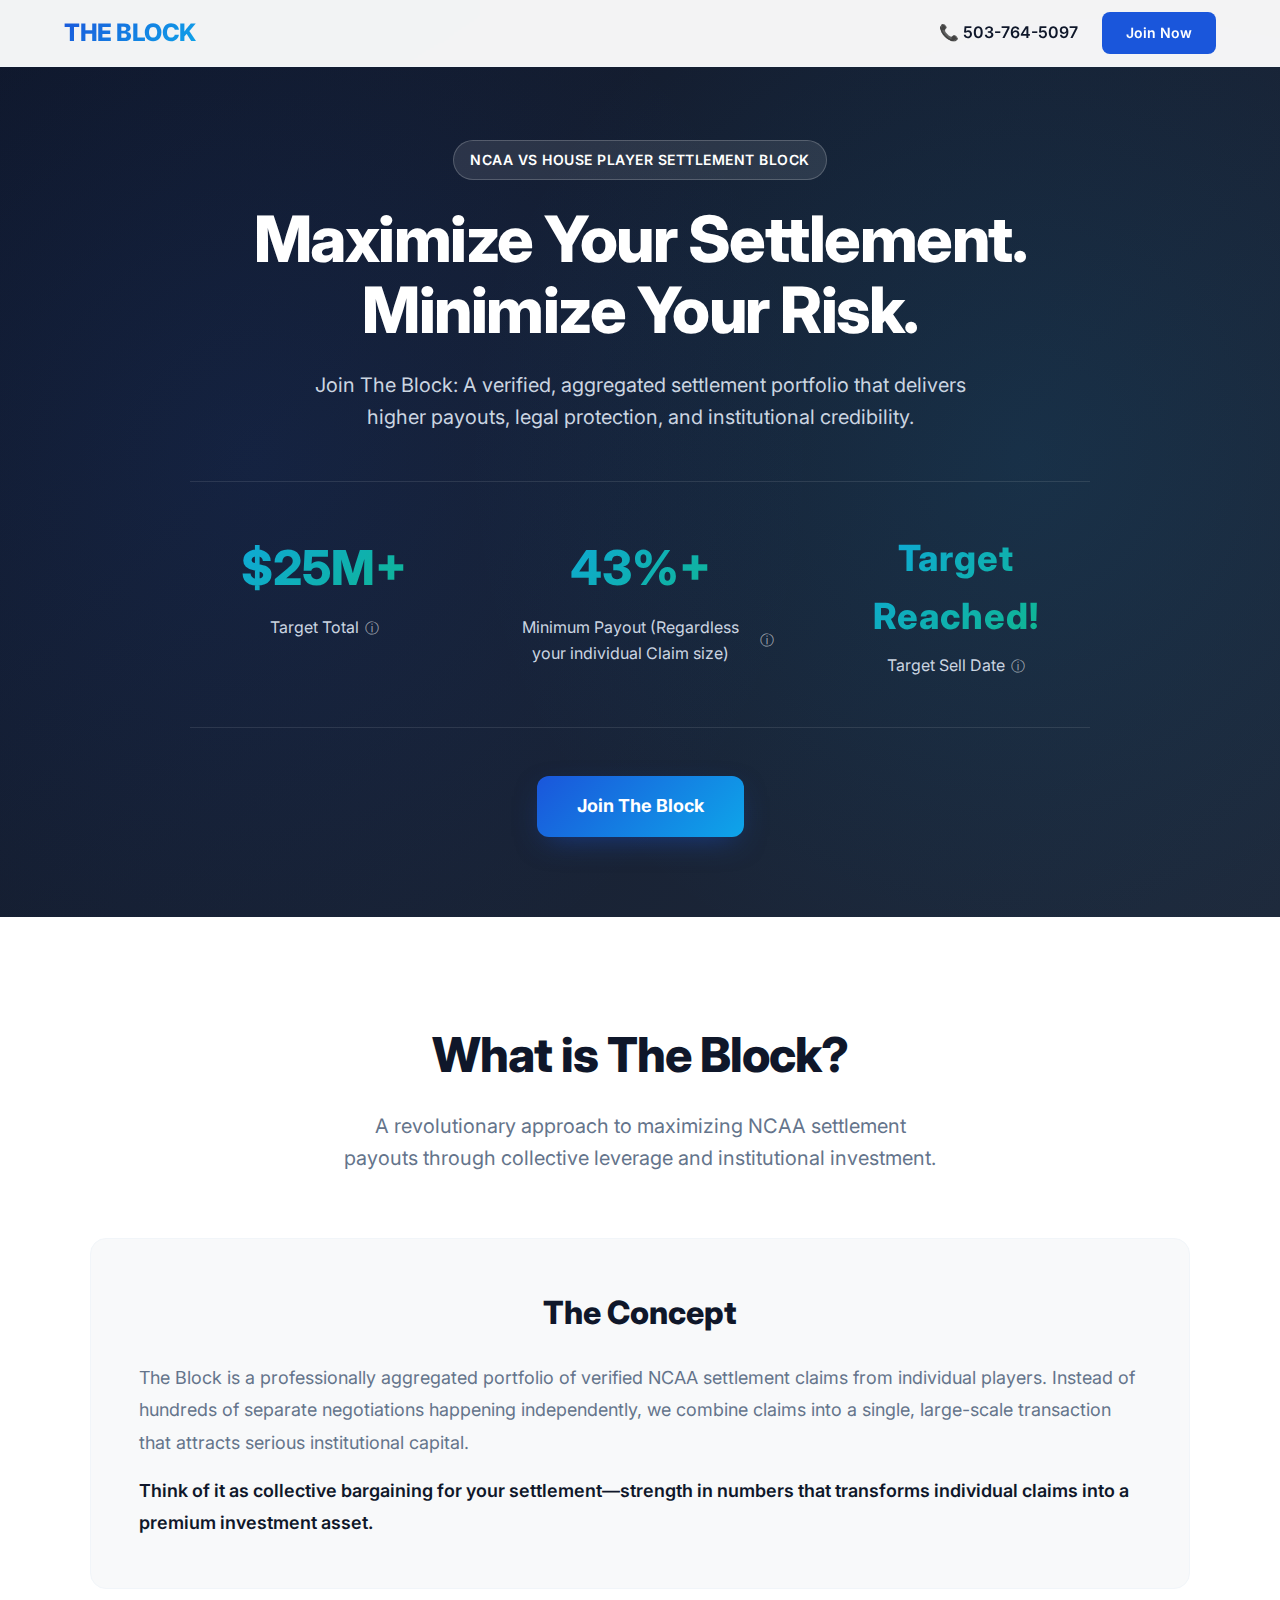
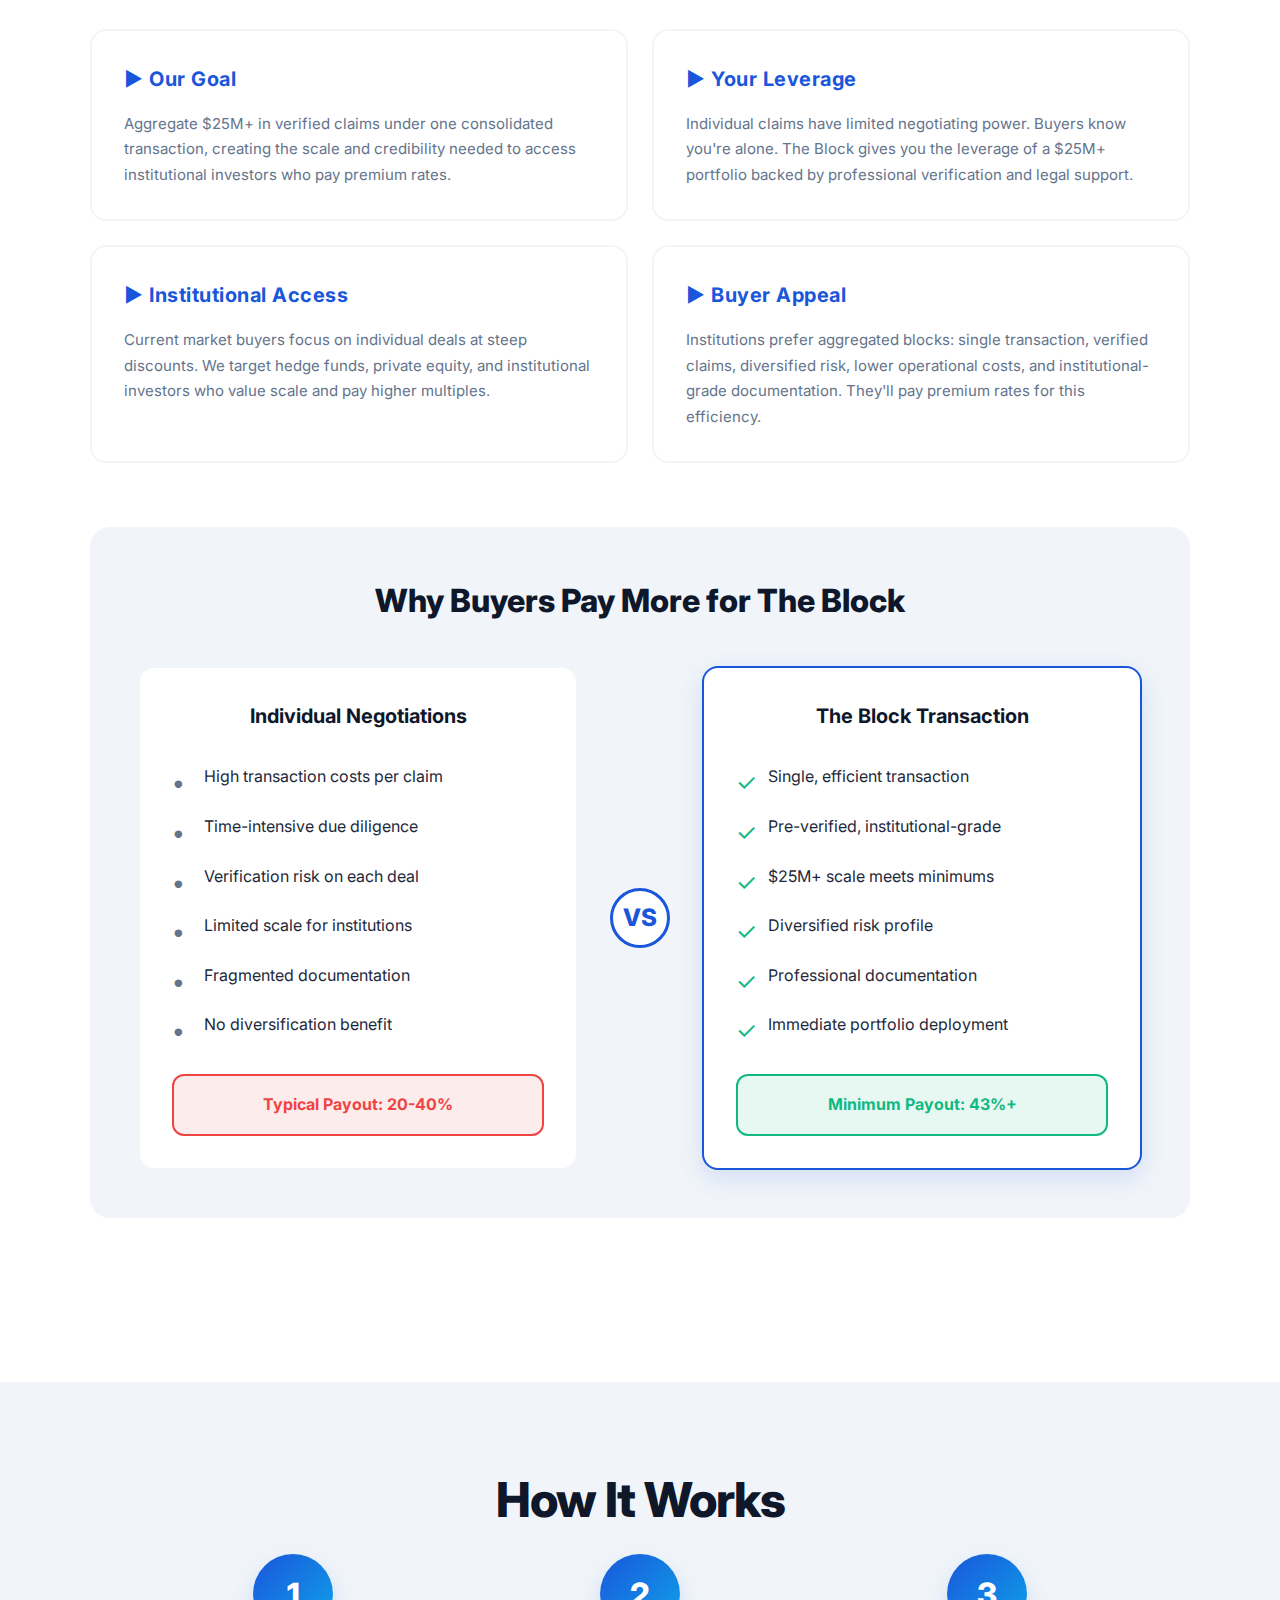
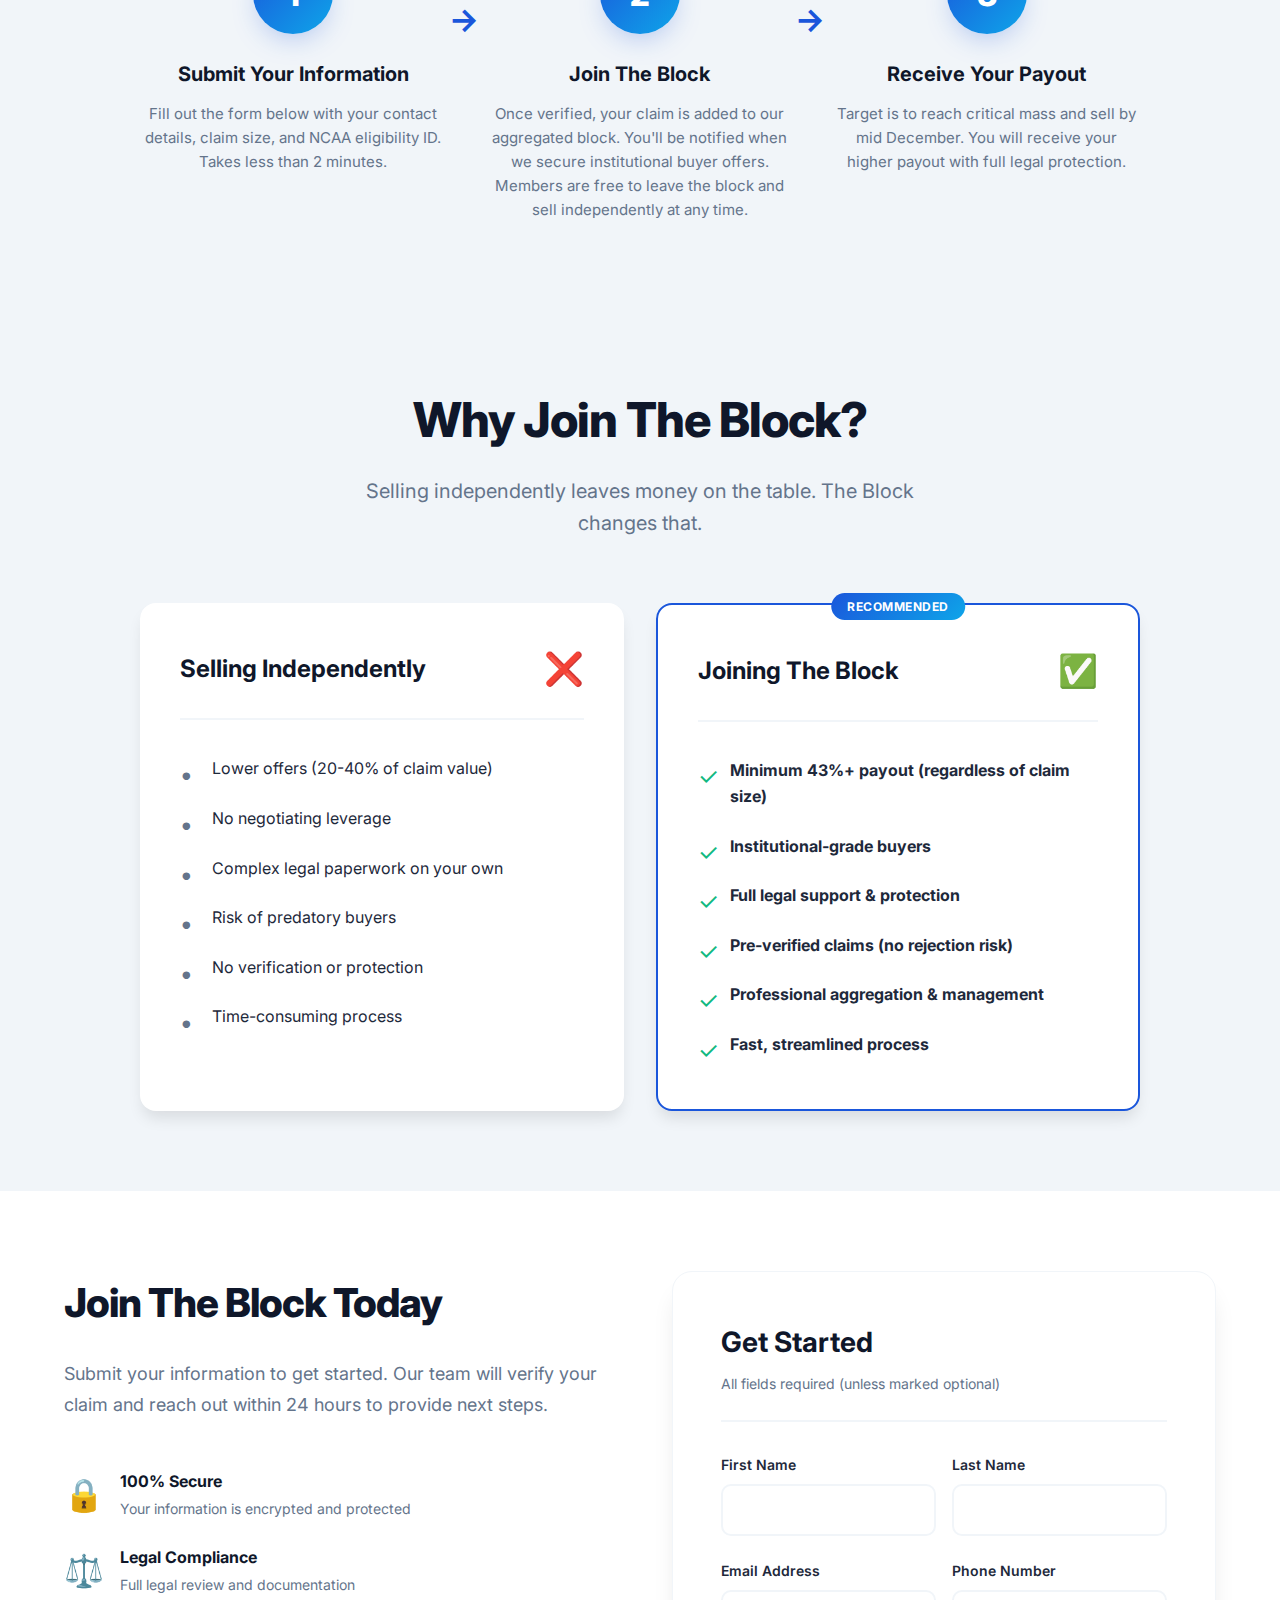
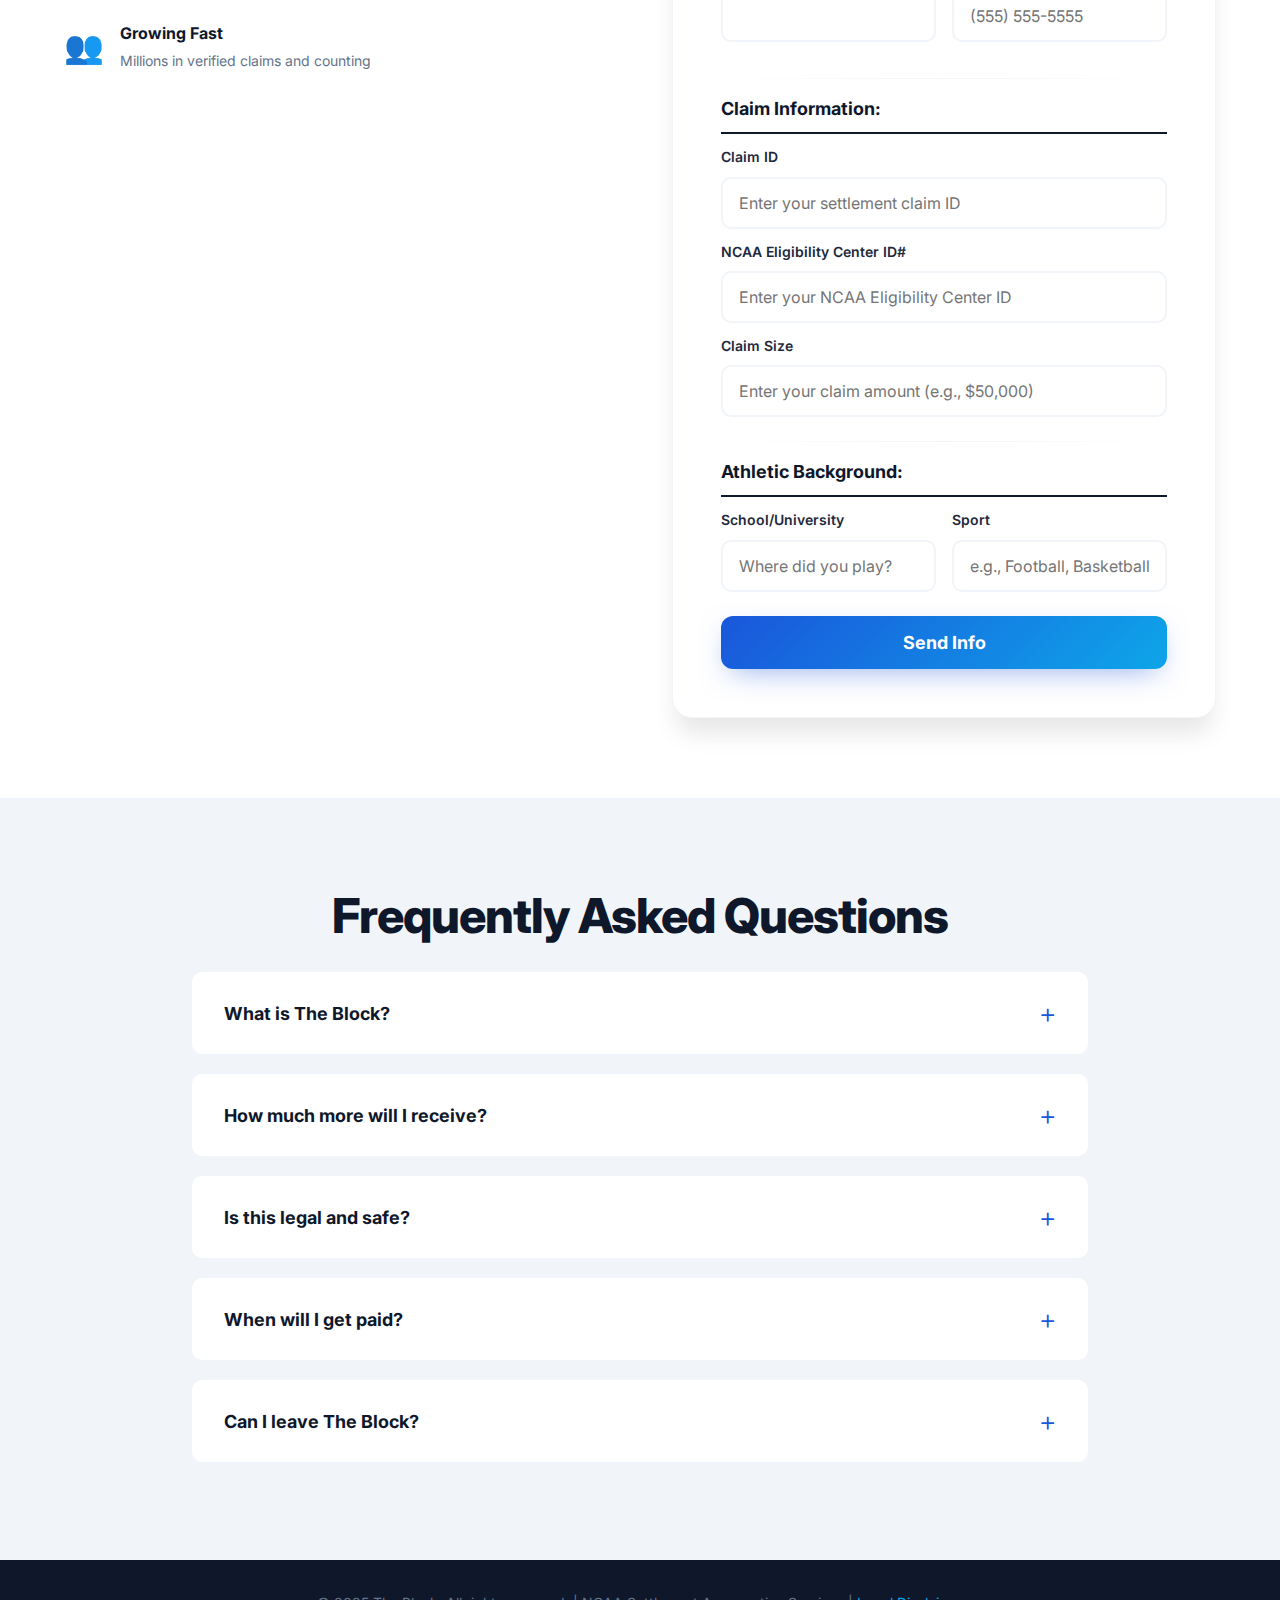
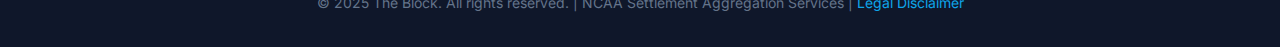
<file: index.html>
<!DOCTYPE html>
<html lang="en">
<head>
    <meta charset="UTF-8">
    <meta name="viewport" content="width=device-width, initial-scale=1.0">
    <title>The Block | Maximize Your NCAA Settlement</title>
    <link rel="stylesheet" href="styles.css">
    <link rel="preconnect" href="https://fonts.googleapis.com">
    <link rel="preconnect" href="https://fonts.gstatic.com" crossorigin>
    <link href="https://fonts.googleapis.com/css2?family=Inter:wght@300;400;500;600;700;800&display=swap" rel="stylesheet">
</head>
<body>
    <!-- Navigation -->
    <nav class="nav">
        <div class="container">
            <div class="nav-content">
                <div class="logo">THE BLOCK</div>
                <div class="nav-right">
                    <a href="tel:503-764-5097" class="nav-phone">📞 503-764-5097</a>
                    <a href="#join" class="nav-cta">Join Now</a>
                </div>
            </div>
        </div>
    </nav>

    <!-- Hero Section -->
    <section class="hero">
        <div class="container">
            <div class="hero-content">
                <div class="badge">NCAA vs House Player Settlement Block</div>
                <h1 class="hero-title">Maximize Your Settlement. <br>Minimize Your Risk.</h1>
                <p class="hero-subtitle">Join The Block: A verified, aggregated settlement portfolio that delivers higher payouts, legal protection, and institutional credibility.</p>
                <div class="hero-stats">
                    <div class="stat">
                        <div class="stat-number">$25M+</div>
                        <div class="stat-label">
                            Target Total
                            <span class="info-icon">
                                ⓘ
                                <span class="tooltip">Our goal is to aggregate $25M+ in verified claims to attract institutional investors who pay premium rates.</span>
                            </span>
                        </div>
                    </div>
                    <div class="stat">
                        <div class="stat-number">43%+</div>
                        <div class="stat-label">
                            Minimum Payout (Regardless your individual Claim size)
                            <span class="info-icon">
                                ⓘ
                                <span class="tooltip">Higher payout is warranted at this level because of Institutional Investor Interest. (i.e. Hedge-fund credit desks, private-credit managers, specialty finance divisions, endowment/sovereign feeders, etc.)</span>
                            </span>
                        </div>
                    </div>
                    <div class="stat">
                        <div class="stat-number" id="countdown-timer">Loading...</div>
                        <div class="stat-label">
                            Target Sell Date
                            <span class="info-icon">
                                ⓘ
                                <span class="tooltip">Our target date to reach $25M and execute the sale to institutional buyers.</span>
                            </span>
                        </div>
                    </div>
                </div>
                <a href="#join" class="cta-button primary">Join The Block</a>
            </div>
        </div>
    </section>

    <!-- What is The Block Section -->
    <section class="what-is-block">
        <div class="container">
            <h2 class="section-title">What is The Block?</h2>
            <p class="section-subtitle">A revolutionary approach to maximizing NCAA settlement payouts through collective leverage and institutional investment.</p>
            
            <div class="what-is-content">
                <div class="what-is-main">
                    <div class="what-is-card primary-card">
                        <h3>The Concept</h3>
                        <p>The Block is a professionally aggregated portfolio of verified NCAA settlement claims from individual players. Instead of hundreds of separate negotiations happening independently, we combine claims into a single, large-scale transaction that attracts serious institutional capital.</p>
                        <p>Think of it as collective bargaining for your settlement—strength in numbers that transforms individual claims into a premium investment asset.</p>
                    </div>

                    <div class="what-is-grid">
                        <div class="what-is-card">
                            <h4>► Our Goal</h4>
                            <p>Aggregate $25M+ in verified claims under one consolidated transaction, creating the scale and credibility needed to access institutional investors who pay premium rates.</p>
                        </div>

                        <div class="what-is-card">
                            <h4>► Your Leverage</h4>
                            <p>Individual claims have limited negotiating power. Buyers know you're alone. The Block gives you the leverage of a $25M+ portfolio backed by professional verification and legal support.</p>
                        </div>

                        <div class="what-is-card">
                            <h4>► Institutional Access</h4>
                            <p>Current market buyers focus on individual deals at steep discounts. We target hedge funds, private equity, and institutional investors who value scale and pay higher multiples.</p>
                        </div>

                        <div class="what-is-card">
                            <h4>► Buyer Appeal</h4>
                            <p>Institutions prefer aggregated blocks: single transaction, verified claims, diversified risk, lower operational costs, and institutional-grade documentation. They'll pay premium rates for this efficiency.</p>
                        </div>
                    </div>
                </div>

                <div class="what-is-comparison-section">
                    <h3 class="comparison-title">Why Buyers Pay More for The Block</h3>
                    <div class="buyer-comparison">
                        <div class="buyer-col">
                            <h4>Individual Negotiations</h4>
                            <ul>
                                <li>High transaction costs per claim</li>
                                <li>Time-intensive due diligence</li>
                                <li>Verification risk on each deal</li>
                                <li>Limited scale for institutions</li>
                                <li>Fragmented documentation</li>
                                <li>No diversification benefit</li>
                            </ul>
                            <div class="payout-indicator low">Typical Payout: 20-40%</div>
                        </div>

                        <div class="vs-divider">VS</div>

                        <div class="buyer-col highlight">
                            <h4>The Block Transaction</h4>
                            <ul>
                                <li>Single, efficient transaction</li>
                                <li>Pre-verified, institutional-grade</li>
                                <li>$25M+ scale meets minimums</li>
                                <li>Diversified risk profile</li>
                                <li>Professional documentation</li>
                                <li>Immediate portfolio deployment</li>
                            </ul>
                            <div class="payout-indicator high">Minimum Payout: 43%+</div>
                        </div>
                    </div>
                </div>
            </div>
        </div>
    </section>

    <!-- How It Works -->
    <section class="how-it-works">
        <div class="container">
            <h2 class="section-title">How It Works</h2>
            <div class="steps">
                <div class="step">
                    <div class="step-number">1</div>
                    <h3>Submit Your Information</h3>
                    <p>Fill out the form below with your contact details, claim size, and NCAA eligibility ID. Takes less than 2 minutes.</p>
                </div>
                <div class="step">
                    <div class="step-number">2</div>
                    <h3>Join The Block</h3>
                    <p>Once verified, your claim is added to our aggregated block. You'll be notified when we secure institutional buyer offers. Members are free to leave the block and sell independently at any time.</p>
                </div>
                <div class="step">
                    <div class="step-number">3</div>
                    <h3>Receive Your Payout</h3>
                    <p>Target is to reach critical mass and sell by mid December. You will receive your higher payout with full legal protection.</p>
                </div>
            </div>
        </div>
    </section>

    <!-- Why Join Section -->
    <section class="why-join">
        <div class="container">
            <h2 class="section-title">Why Join The Block?</h2>
            <p class="section-subtitle">Selling independently leaves money on the table. The Block changes that.</p>
            
            <div class="comparison">
                <div class="comparison-card selling-alone">
                    <div class="comparison-header">
                        <h3>Selling Independently</h3>
                        <span class="icon">❌</span>
                    </div>
                    <ul class="comparison-list">
                        <li>Lower offers (20-40% of claim value)</li>
                        <li>No negotiating leverage</li>
                        <li>Complex legal paperwork on your own</li>
                        <li>Risk of predatory buyers</li>
                        <li>No verification or protection</li>
                        <li>Time-consuming process</li>
                    </ul>
                </div>

                <div class="comparison-card the-block">
                    <div class="comparison-header">
                        <h3>Joining The Block</h3>
                        <span class="icon">✅</span>
                    </div>
                    <ul class="comparison-list">
                        <li><strong>Minimum 43%+ payout (regardless of claim size)</strong></li>
                        <li><strong>Institutional-grade buyers</strong></li>
                        <li><strong>Full legal support & protection</strong></li>
                        <li><strong>Pre-verified claims (no rejection risk)</strong></li>
                        <li><strong>Professional aggregation & management</strong></li>
                        <li><strong>Fast, streamlined process</strong></li>
                    </ul>
                </div>
            </div>
        </div>
    </section>

    <!-- Join Form Section -->
    <section id="join" class="join-section">
        <div class="container">
            <div class="join-content">
                <div class="join-info">
                    <h2>Join The Block Today</h2>
                    <p>Submit your information to get started. Our team will verify your claim and reach out within 24 hours to provide next steps.</p>
                    
                    <div class="trust-indicators">
                        <div class="trust-item">
                            <span class="trust-icon">🔒</span>
                            <div>
                                <strong>100% Secure</strong>
                                <p>Your information is encrypted and protected</p>
                            </div>
                        </div>
                        <div class="trust-item">
                            <span class="trust-icon">⚖️</span>
                            <div>
                                <strong>Legal Compliance</strong>
                                <p>Full legal review and documentation</p>
                            </div>
                        </div>
                        <div class="trust-item">
                            <span class="trust-icon">👥</span>
                            <div>
                                <strong>Growing Fast</strong>
                                <p>Millions in verified claims and counting</p>
                            </div>
                        </div>
                    </div>
                </div>

                <div class="join-form-container">
                    <form id="joinForm" class="join-form" action="https://formsubmit.co/ajax/malfieri05@gmail.com" method="POST">
                        <div class="form-header">
                            <h3>Get Started</h3>
                            <p>All fields required (unless marked optional)</p>
                        </div>

                        <!-- FormSubmit Configuration -->
                        <input type="hidden" name="_subject" value="New Block Application Submission">
                        <input type="hidden" name="_template" value="table">
                        <input type="hidden" name="_captcha" value="false">
                        <input type="hidden" name="_next" value="https://ncaaplayerblock.com/#join">

                        <div class="form-row">
                            <div class="form-group">
                                <label for="firstName">First Name</label>
                                <input type="text" id="firstName" name="firstName" required>
                            </div>

                            <div class="form-group">
                                <label for="lastName">Last Name</label>
                                <input type="text" id="lastName" name="lastName" required>
                            </div>
                        </div>

                        <div class="form-row">
                            <div class="form-group">
                                <label for="email">Email Address</label>
                                <input type="email" id="email" name="email" required>
                            </div>

                            <div class="form-group">
                                <label for="phone">Phone Number</label>
                                <input type="tel" id="phone" name="phone" placeholder="(555) 555-5555" required>
                            </div>
                        </div>

                        <div class="form-divider"></div>

                        <div class="form-section-title">Claim Information:</div>

                        <div class="form-group">
                            <label for="claimId">Claim ID</label>
                            <input type="text" id="claimId" name="claimId" placeholder="Enter your settlement claim ID" required>
                        </div>

                        <div class="form-group">
                            <label for="ncaaEligibilityId">NCAA Eligibility Center ID#</label>
                            <input type="text" id="ncaaEligibilityId" name="ncaaEligibilityId" placeholder="Enter your NCAA Eligibility Center ID" required>
                        </div>

                        <div class="form-group">
                            <label for="claimSize">Claim Size</label>
                            <input type="text" id="claimSize" name="claimSize" placeholder="Enter your claim amount (e.g., $50,000)" required>
                        </div>

                        <div class="form-divider"></div>

                        <div class="form-section-title">Athletic Background:</div>

                        <div class="form-row">
                            <div class="form-group">
                                <label for="school">School/University</label>
                                <input type="text" id="school" name="school" placeholder="Where did you play?" required>
                            </div>

                            <div class="form-group">
                                <label for="sport">Sport</label>
                                <input type="text" id="sport" name="sport" placeholder="e.g., Football, Basketball" required>
                            </div>
                        </div>

                        <button type="submit" class="cta-button primary full-width">
                            <span class="button-text">Send Info</span>
                            <span class="button-loading" style="display: none;">Processing...</span>
                        </button>
                    </form>

                    <div id="successMessage" class="success-message" style="display: none;">
                        <div class="success-icon">✓</div>
                        <h3>Application Submitted!</h3>
                        <p>Thank you for your interest in joining the block. Our team will review your information and contact you within 24 hours.</p>
                    </div>
                </div>
            </div>
        </div>
    </section>

    <!-- FAQ Section -->
    <section class="faq">
        <div class="container">
            <h2 class="section-title">Frequently Asked Questions</h2>
            <div class="faq-accordion">
                <div class="faq-item">
                    <button class="faq-question">
                        <span>What is The Block?</span>
                        <span class="faq-icon">+</span>
                    </button>
                    <div class="faq-answer">
                        <p>The Block is an aggregated portfolio of verified NCAA settlement claims. By pooling claims together, we create scale that attracts institutional investors who pay premium rates—resulting in higher payouts for players.</p>
                    </div>
                </div>
                <div class="faq-item">
                    <button class="faq-question">
                        <span>How much more will I receive?</span>
                        <span class="faq-icon">+</span>
                    </button>
                    <div class="faq-answer">
                        <p>Individually, players typically receive 20-40% of their claim value. Through The Block, we guarantee a minimum 43%+ payout (regardless of individual claim size) by leveraging institutional buyers and economies of scale.</p>
                    </div>
                </div>
                <div class="faq-item">
                    <button class="faq-question">
                        <span>Is this legal and safe?</span>
                        <span class="faq-icon">+</span>
                    </button>
                    <div class="faq-answer">
                        <p>Absolutely. We provide full legal review, documentation, and protection throughout the process. All transactions are compliant with settlement terms and regulations.</p>
                    </div>
                </div>
                <div class="faq-item">
                    <button class="faq-question">
                        <span>When will I get paid?</span>
                        <span class="faq-icon">+</span>
                    </button>
                    <div class="faq-answer">
                        <p>Our goal is to hit critical mass by mid-December to sell The Block and deliver increased payouts to all members. You'll receive updates throughout the process.</p>
                    </div>
                </div>
                <div class="faq-item">
                    <button class="faq-question">
                        <span>Can I leave The Block?</span>
                        <span class="faq-icon">+</span>
                    </button>
                    <div class="faq-answer">
                        <p>Yes. You maintain control of your claim until you accept a final offer. You can withdraw at any time before accepting payment.</p>
                    </div>
                </div>
            </div>
        </div>
    </section>

    <!-- Footer -->
    <footer class="footer">
        <div class="container">
            <div class="footer-bottom">
                <p>&copy; 2025 The Block. All rights reserved. | NCAA Settlement Aggregation Services | <a href="legal-disclaimer.html" class="footer-link">Legal Disclaimer</a></p>
            </div>
        </div>
    </footer>

    <script src="script.js"></script>
</body>
</html>
</file>
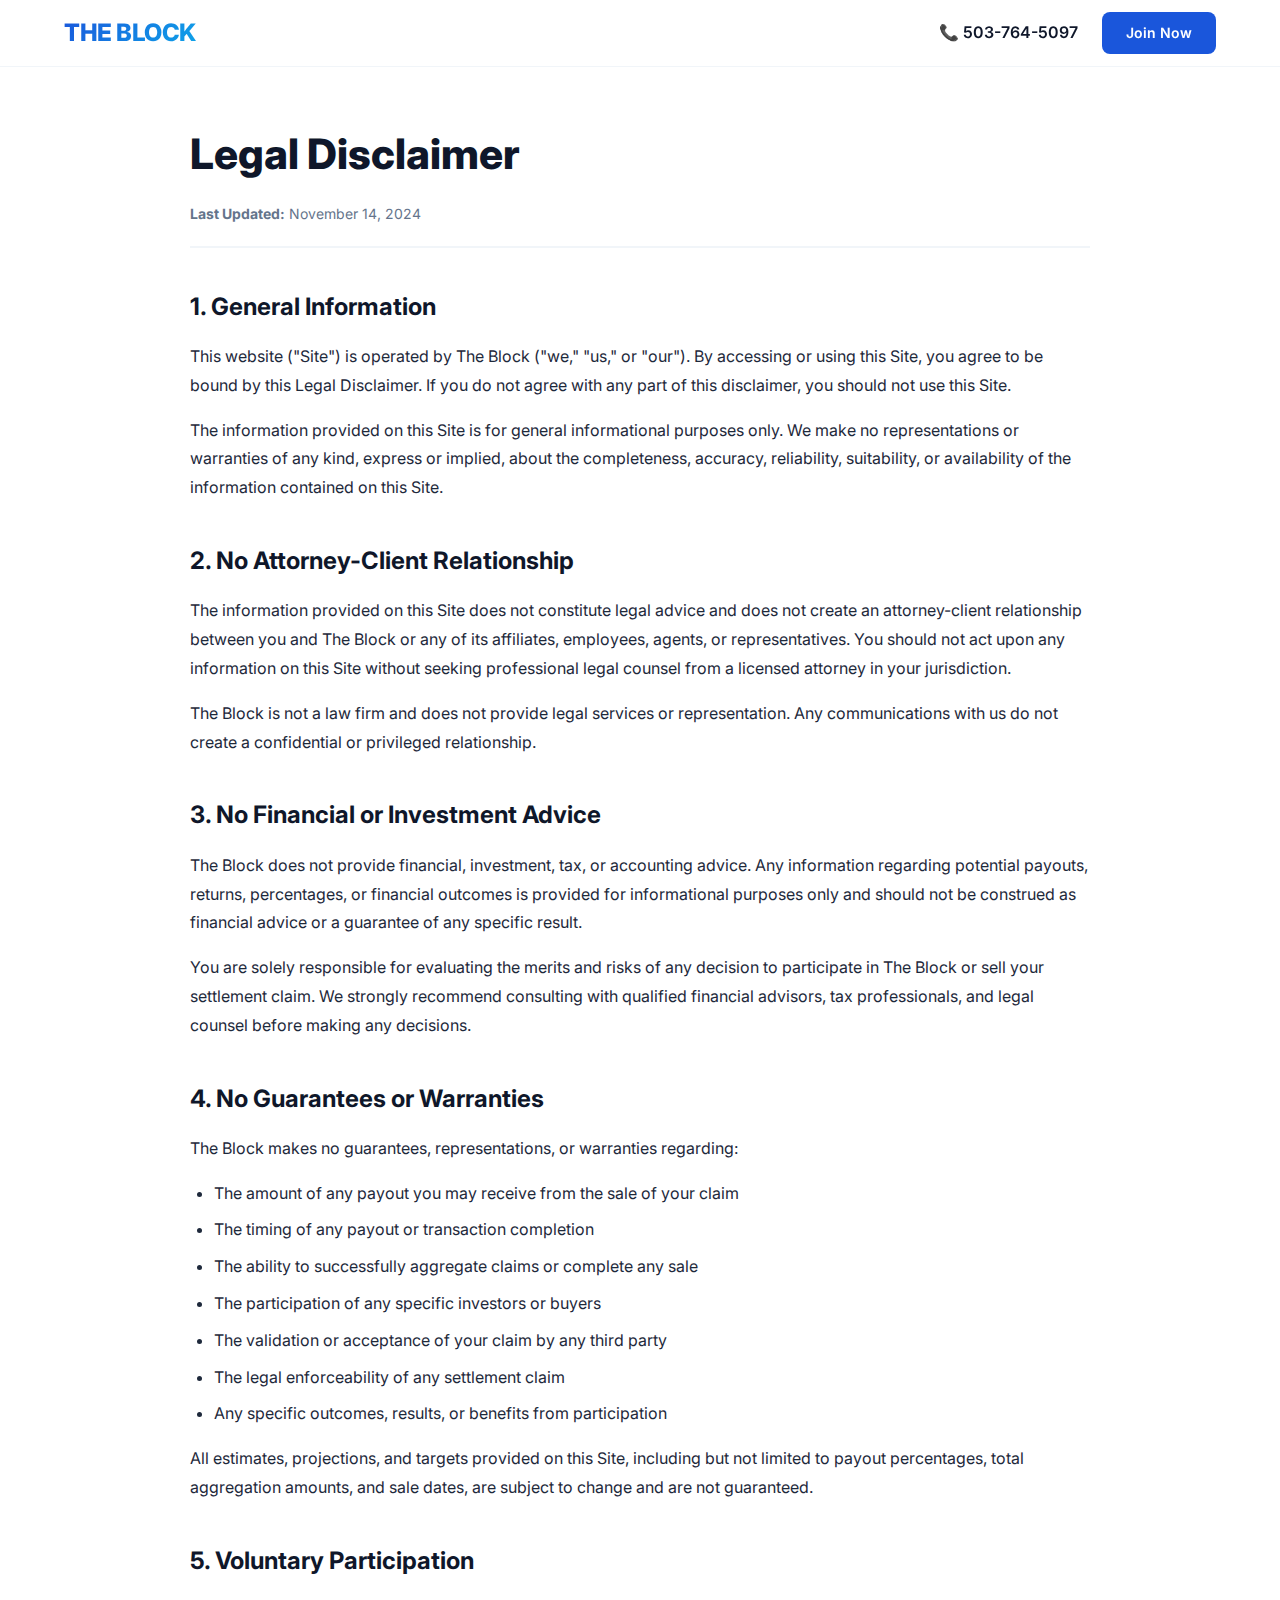
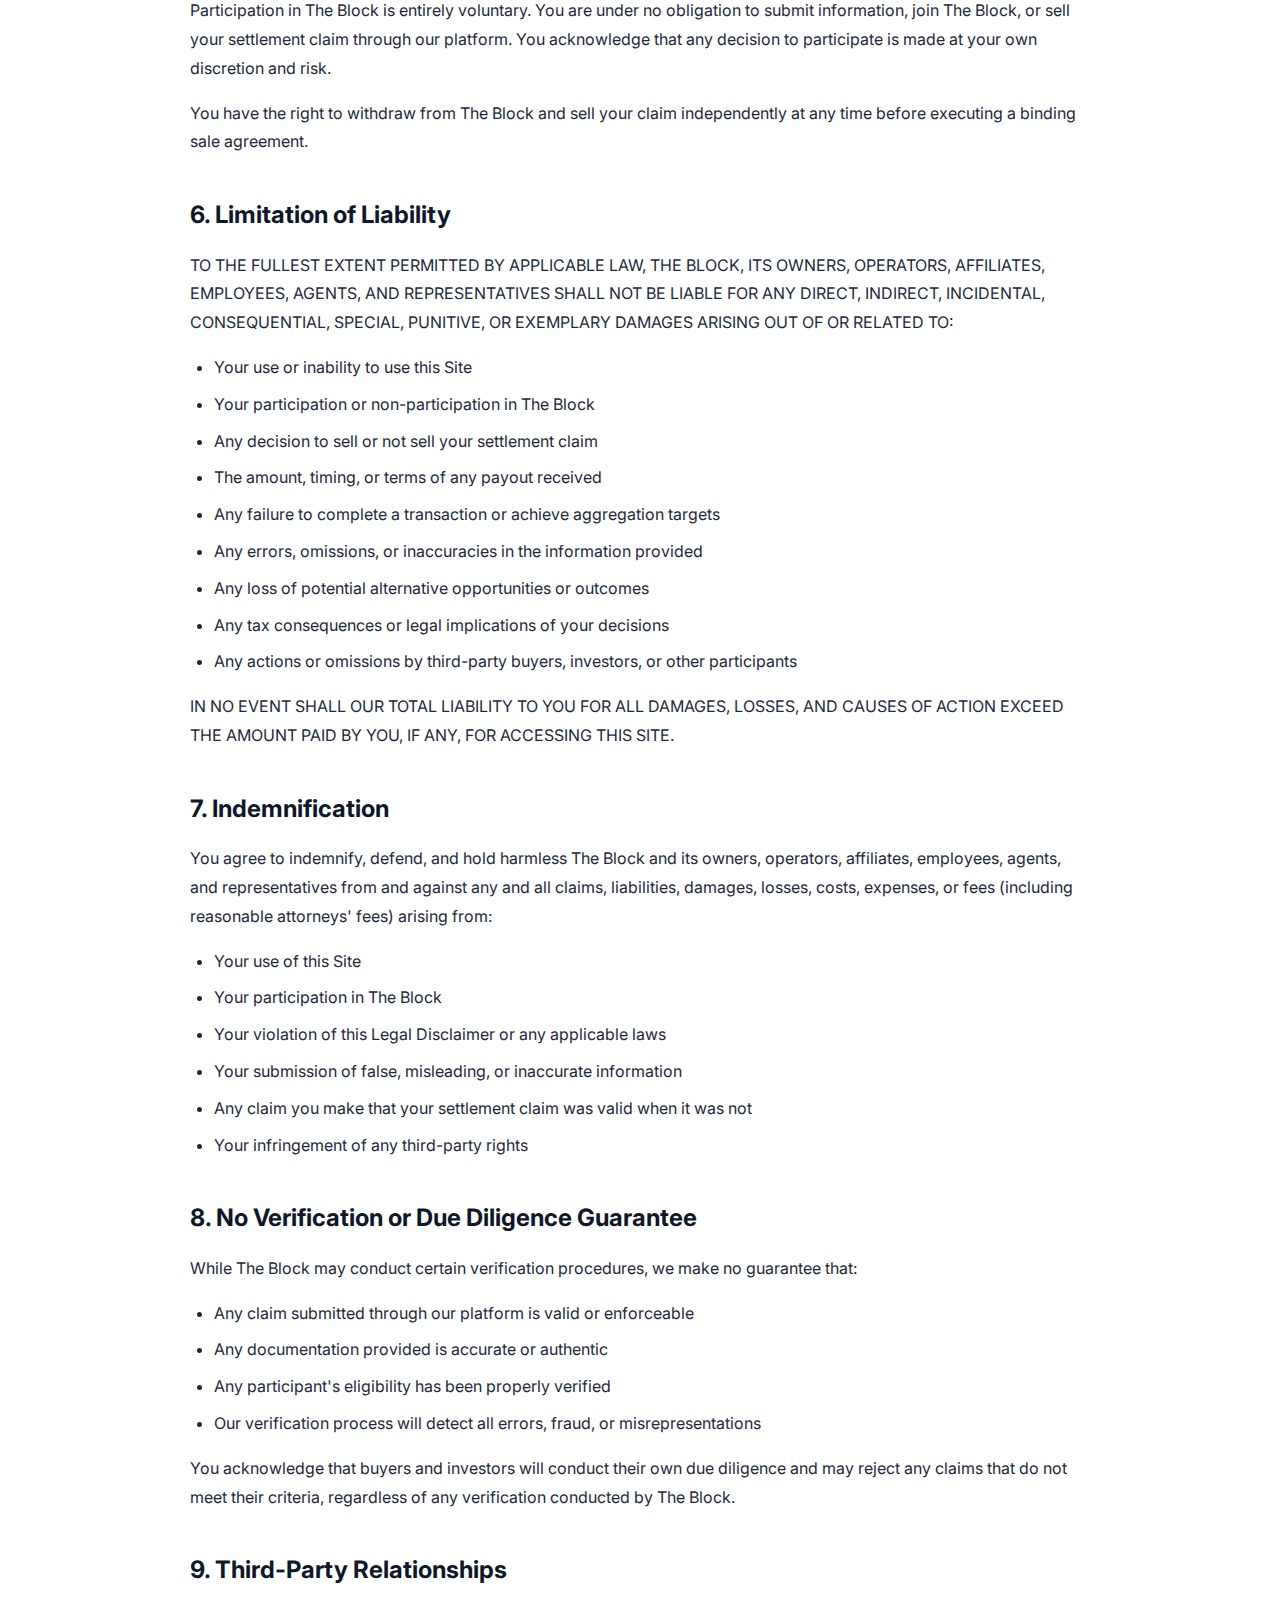
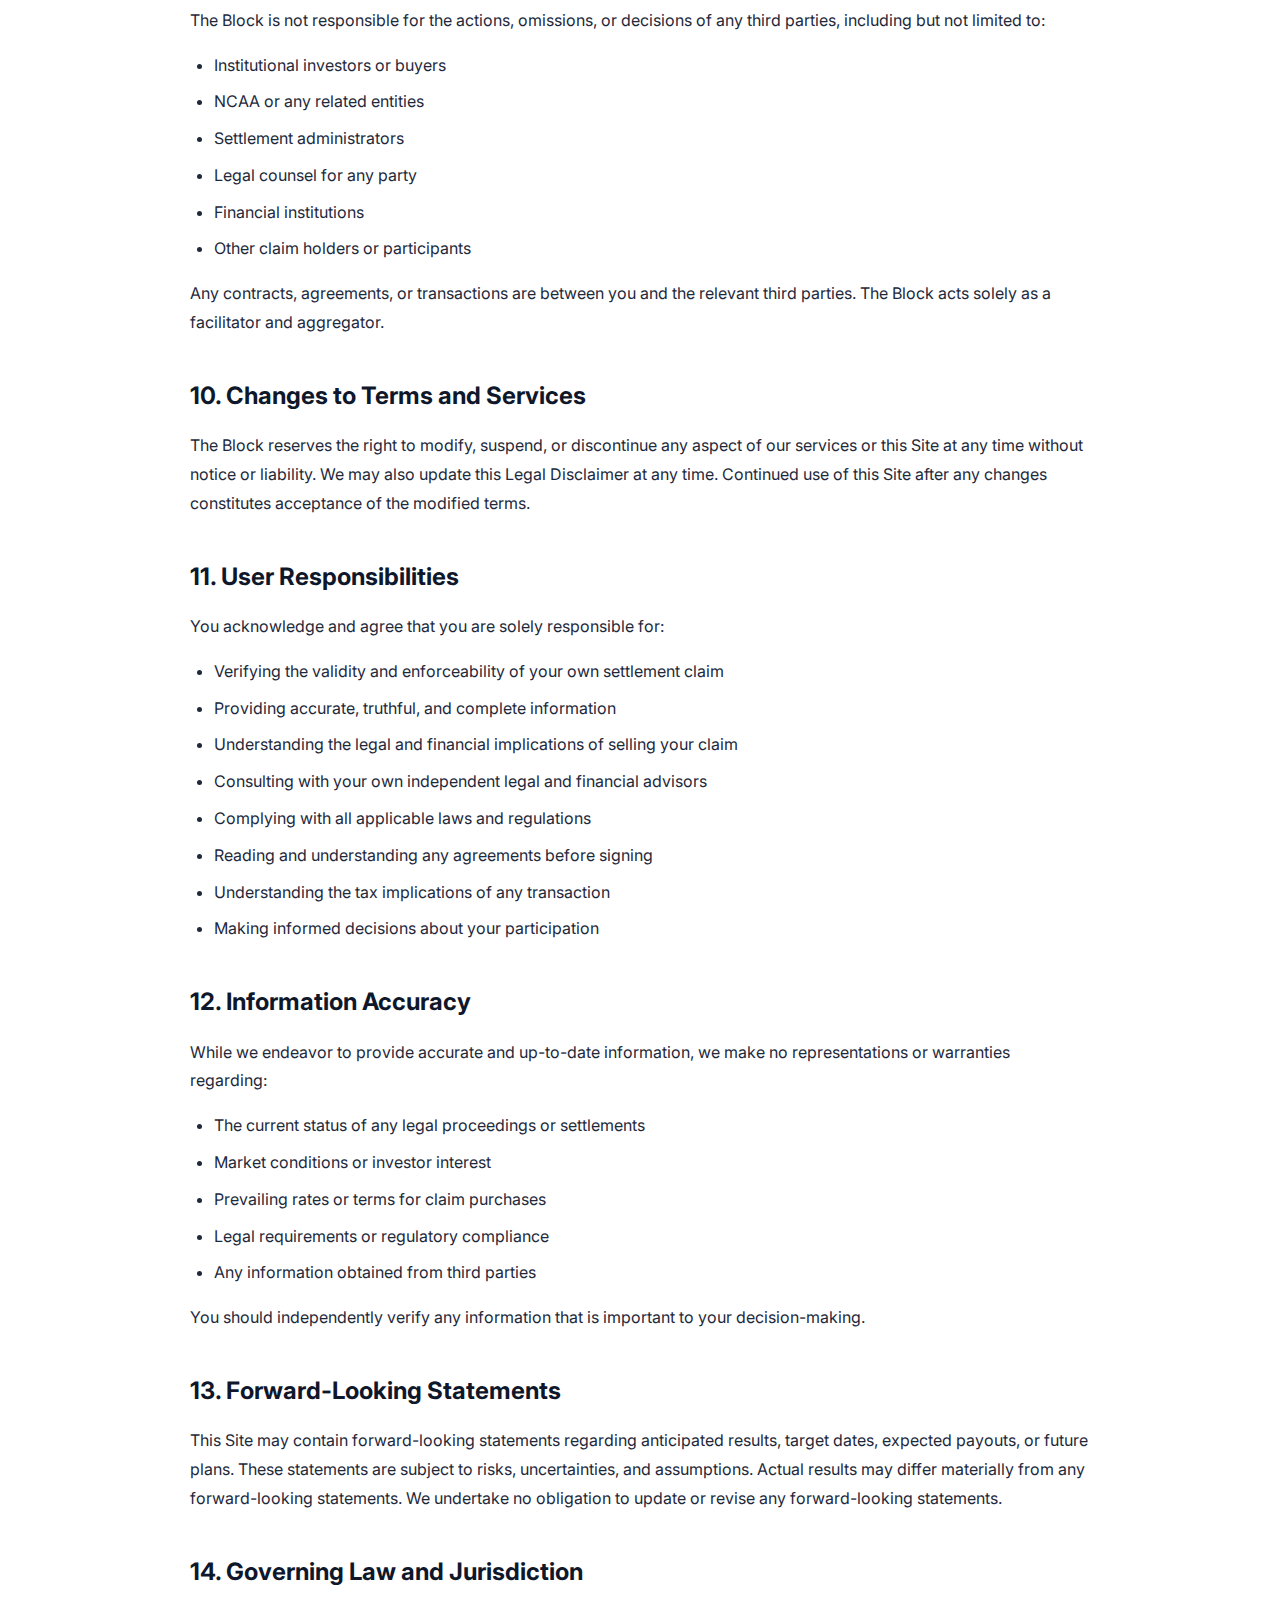
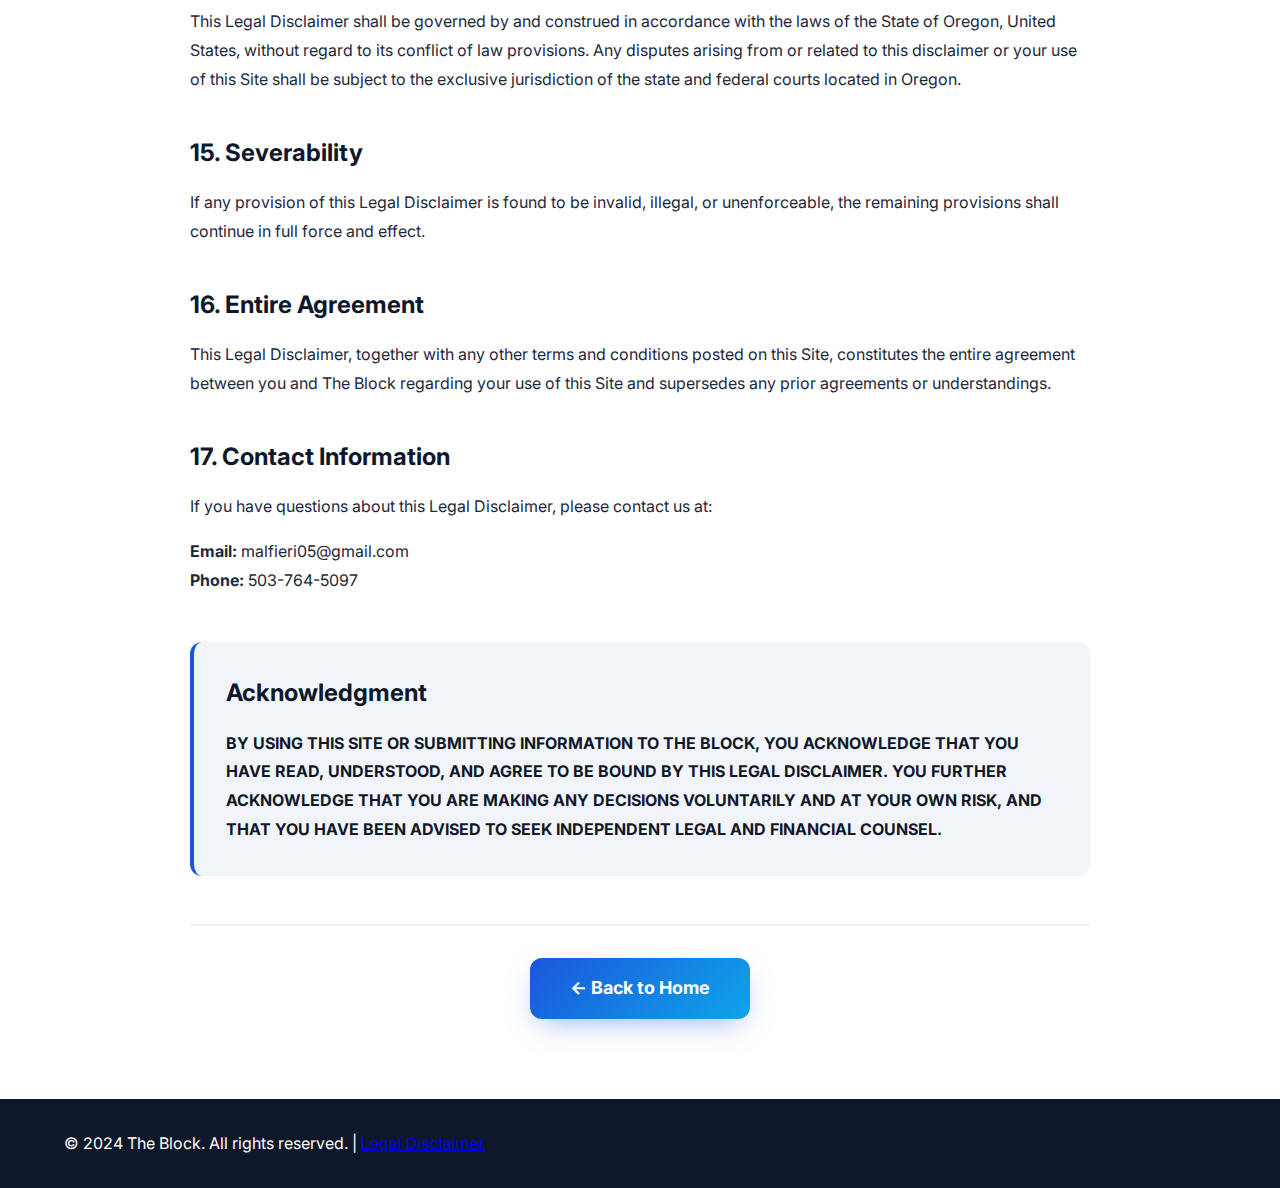
<file: legal-disclaimer.html>
<!DOCTYPE html>
<html lang="en">
<head>
    <meta charset="UTF-8">
    <meta name="viewport" content="width=device-width, initial-scale=1.0">
    <title>Legal Disclaimer | The Block</title>
    <link rel="stylesheet" href="styles.css">
    <link rel="preconnect" href="https://fonts.googleapis.com">
    <link rel="preconnect" href="https://fonts.gstatic.com" crossorigin>
    <link href="https://fonts.googleapis.com/css2?family=Inter:wght@300;400;500;600;700;800&display=swap" rel="stylesheet">
</head>
<body>
    <!-- Navigation -->
    <nav class="nav">
        <div class="container">
            <div class="nav-content">
                <a href="index.html" class="logo">THE BLOCK</a>
                <div class="nav-right">
                    <a href="tel:503-764-5097" class="nav-phone">📞 503-764-5097</a>
                    <a href="index.html#join" class="nav-cta">Join Now</a>
                </div>
            </div>
        </div>
    </nav>

    <!-- Legal Disclaimer Content -->
    <section class="legal-page">
        <div class="container">
            <div class="legal-content">
                <h1>Legal Disclaimer</h1>
                <p class="legal-updated"><strong>Last Updated:</strong> November 14, 2024</p>

                <div class="legal-section">
                    <h2>1. General Information</h2>
                    <p>This website ("Site") is operated by The Block ("we," "us," or "our"). By accessing or using this Site, you agree to be bound by this Legal Disclaimer. If you do not agree with any part of this disclaimer, you should not use this Site.</p>
                    <p>The information provided on this Site is for general informational purposes only. We make no representations or warranties of any kind, express or implied, about the completeness, accuracy, reliability, suitability, or availability of the information contained on this Site.</p>
                </div>

                <div class="legal-section">
                    <h2>2. No Attorney-Client Relationship</h2>
                    <p>The information provided on this Site does not constitute legal advice and does not create an attorney-client relationship between you and The Block or any of its affiliates, employees, agents, or representatives. You should not act upon any information on this Site without seeking professional legal counsel from a licensed attorney in your jurisdiction.</p>
                    <p>The Block is not a law firm and does not provide legal services or representation. Any communications with us do not create a confidential or privileged relationship.</p>
                </div>

                <div class="legal-section">
                    <h2>3. No Financial or Investment Advice</h2>
                    <p>The Block does not provide financial, investment, tax, or accounting advice. Any information regarding potential payouts, returns, percentages, or financial outcomes is provided for informational purposes only and should not be construed as financial advice or a guarantee of any specific result.</p>
                    <p>You are solely responsible for evaluating the merits and risks of any decision to participate in The Block or sell your settlement claim. We strongly recommend consulting with qualified financial advisors, tax professionals, and legal counsel before making any decisions.</p>
                </div>

                <div class="legal-section">
                    <h2>4. No Guarantees or Warranties</h2>
                    <p>The Block makes no guarantees, representations, or warranties regarding:</p>
                    <ul>
                        <li>The amount of any payout you may receive from the sale of your claim</li>
                        <li>The timing of any payout or transaction completion</li>
                        <li>The ability to successfully aggregate claims or complete any sale</li>
                        <li>The participation of any specific investors or buyers</li>
                        <li>The validation or acceptance of your claim by any third party</li>
                        <li>The legal enforceability of any settlement claim</li>
                        <li>Any specific outcomes, results, or benefits from participation</li>
                    </ul>
                    <p>All estimates, projections, and targets provided on this Site, including but not limited to payout percentages, total aggregation amounts, and sale dates, are subject to change and are not guaranteed.</p>
                </div>

                <div class="legal-section">
                    <h2>5. Voluntary Participation</h2>
                    <p>Participation in The Block is entirely voluntary. You are under no obligation to submit information, join The Block, or sell your settlement claim through our platform. You acknowledge that any decision to participate is made at your own discretion and risk.</p>
                    <p>You have the right to withdraw from The Block and sell your claim independently at any time before executing a binding sale agreement.</p>
                </div>

                <div class="legal-section">
                    <h2>6. Limitation of Liability</h2>
                    <p>TO THE FULLEST EXTENT PERMITTED BY APPLICABLE LAW, THE BLOCK, ITS OWNERS, OPERATORS, AFFILIATES, EMPLOYEES, AGENTS, AND REPRESENTATIVES SHALL NOT BE LIABLE FOR ANY DIRECT, INDIRECT, INCIDENTAL, CONSEQUENTIAL, SPECIAL, PUNITIVE, OR EXEMPLARY DAMAGES ARISING OUT OF OR RELATED TO:</p>
                    <ul>
                        <li>Your use or inability to use this Site</li>
                        <li>Your participation or non-participation in The Block</li>
                        <li>Any decision to sell or not sell your settlement claim</li>
                        <li>The amount, timing, or terms of any payout received</li>
                        <li>Any failure to complete a transaction or achieve aggregation targets</li>
                        <li>Any errors, omissions, or inaccuracies in the information provided</li>
                        <li>Any loss of potential alternative opportunities or outcomes</li>
                        <li>Any tax consequences or legal implications of your decisions</li>
                        <li>Any actions or omissions by third-party buyers, investors, or other participants</li>
                    </ul>
                    <p>IN NO EVENT SHALL OUR TOTAL LIABILITY TO YOU FOR ALL DAMAGES, LOSSES, AND CAUSES OF ACTION EXCEED THE AMOUNT PAID BY YOU, IF ANY, FOR ACCESSING THIS SITE.</p>
                </div>

                <div class="legal-section">
                    <h2>7. Indemnification</h2>
                    <p>You agree to indemnify, defend, and hold harmless The Block and its owners, operators, affiliates, employees, agents, and representatives from and against any and all claims, liabilities, damages, losses, costs, expenses, or fees (including reasonable attorneys' fees) arising from:</p>
                    <ul>
                        <li>Your use of this Site</li>
                        <li>Your participation in The Block</li>
                        <li>Your violation of this Legal Disclaimer or any applicable laws</li>
                        <li>Your submission of false, misleading, or inaccurate information</li>
                        <li>Any claim you make that your settlement claim was valid when it was not</li>
                        <li>Your infringement of any third-party rights</li>
                    </ul>
                </div>

                <div class="legal-section">
                    <h2>8. No Verification or Due Diligence Guarantee</h2>
                    <p>While The Block may conduct certain verification procedures, we make no guarantee that:</p>
                    <ul>
                        <li>Any claim submitted through our platform is valid or enforceable</li>
                        <li>Any documentation provided is accurate or authentic</li>
                        <li>Any participant's eligibility has been properly verified</li>
                        <li>Our verification process will detect all errors, fraud, or misrepresentations</li>
                    </ul>
                    <p>You acknowledge that buyers and investors will conduct their own due diligence and may reject any claims that do not meet their criteria, regardless of any verification conducted by The Block.</p>
                </div>

                <div class="legal-section">
                    <h2>9. Third-Party Relationships</h2>
                    <p>The Block is not responsible for the actions, omissions, or decisions of any third parties, including but not limited to:</p>
                    <ul>
                        <li>Institutional investors or buyers</li>
                        <li>NCAA or any related entities</li>
                        <li>Settlement administrators</li>
                        <li>Legal counsel for any party</li>
                        <li>Financial institutions</li>
                        <li>Other claim holders or participants</li>
                    </ul>
                    <p>Any contracts, agreements, or transactions are between you and the relevant third parties. The Block acts solely as a facilitator and aggregator.</p>
                </div>

                <div class="legal-section">
                    <h2>10. Changes to Terms and Services</h2>
                    <p>The Block reserves the right to modify, suspend, or discontinue any aspect of our services or this Site at any time without notice or liability. We may also update this Legal Disclaimer at any time. Continued use of this Site after any changes constitutes acceptance of the modified terms.</p>
                </div>

                <div class="legal-section">
                    <h2>11. User Responsibilities</h2>
                    <p>You acknowledge and agree that you are solely responsible for:</p>
                    <ul>
                        <li>Verifying the validity and enforceability of your own settlement claim</li>
                        <li>Providing accurate, truthful, and complete information</li>
                        <li>Understanding the legal and financial implications of selling your claim</li>
                        <li>Consulting with your own independent legal and financial advisors</li>
                        <li>Complying with all applicable laws and regulations</li>
                        <li>Reading and understanding any agreements before signing</li>
                        <li>Understanding the tax implications of any transaction</li>
                        <li>Making informed decisions about your participation</li>
                    </ul>
                </div>

                <div class="legal-section">
                    <h2>12. Information Accuracy</h2>
                    <p>While we endeavor to provide accurate and up-to-date information, we make no representations or warranties regarding:</p>
                    <ul>
                        <li>The current status of any legal proceedings or settlements</li>
                        <li>Market conditions or investor interest</li>
                        <li>Prevailing rates or terms for claim purchases</li>
                        <li>Legal requirements or regulatory compliance</li>
                        <li>Any information obtained from third parties</li>
                    </ul>
                    <p>You should independently verify any information that is important to your decision-making.</p>
                </div>

                <div class="legal-section">
                    <h2>13. Forward-Looking Statements</h2>
                    <p>This Site may contain forward-looking statements regarding anticipated results, target dates, expected payouts, or future plans. These statements are subject to risks, uncertainties, and assumptions. Actual results may differ materially from any forward-looking statements. We undertake no obligation to update or revise any forward-looking statements.</p>
                </div>

                <div class="legal-section">
                    <h2>14. Governing Law and Jurisdiction</h2>
                    <p>This Legal Disclaimer shall be governed by and construed in accordance with the laws of the State of Oregon, United States, without regard to its conflict of law provisions. Any disputes arising from or related to this disclaimer or your use of this Site shall be subject to the exclusive jurisdiction of the state and federal courts located in Oregon.</p>
                </div>

                <div class="legal-section">
                    <h2>15. Severability</h2>
                    <p>If any provision of this Legal Disclaimer is found to be invalid, illegal, or unenforceable, the remaining provisions shall continue in full force and effect.</p>
                </div>

                <div class="legal-section">
                    <h2>16. Entire Agreement</h2>
                    <p>This Legal Disclaimer, together with any other terms and conditions posted on this Site, constitutes the entire agreement between you and The Block regarding your use of this Site and supersedes any prior agreements or understandings.</p>
                </div>

                <div class="legal-section">
                    <h2>17. Contact Information</h2>
                    <p>If you have questions about this Legal Disclaimer, please contact us at:</p>
                    <p><strong>Email:</strong> malfieri05@gmail.com<br>
                    <strong>Phone:</strong> 503-764-5097</p>
                </div>

                <div class="legal-acknowledgment">
                    <h2>Acknowledgment</h2>
                    <p><strong>BY USING THIS SITE OR SUBMITTING INFORMATION TO THE BLOCK, YOU ACKNOWLEDGE THAT YOU HAVE READ, UNDERSTOOD, AND AGREE TO BE BOUND BY THIS LEGAL DISCLAIMER. YOU FURTHER ACKNOWLEDGE THAT YOU ARE MAKING ANY DECISIONS VOLUNTARILY AND AT YOUR OWN RISK, AND THAT YOU HAVE BEEN ADVISED TO SEEK INDEPENDENT LEGAL AND FINANCIAL COUNSEL.</strong></p>
                </div>

                <div class="legal-back-link">
                    <a href="index.html" class="cta-button primary">← Back to Home</a>
                </div>
            </div>
        </div>
    </section>

    <!-- Footer -->
    <footer class="footer">
        <div class="container">
            <div class="footer-content">
                <p>&copy; 2024 The Block. All rights reserved. | <a href="legal-disclaimer.html">Legal Disclaimer</a></p>
            </div>
        </div>
    </footer>
</body>
</html>
</file>
<file: styles.css>
/* Reset & Base Styles */
* {
    margin: 0;
    padding: 0;
    box-sizing: border-box;
}

:root {
    --primary: #1a56db;
    --primary-dark: #1e40af;
    --secondary: #0ea5e9;
    --accent: #10b981;
    --dark: #0f172a;
    --dark-light: #1e293b;
    --gray: #64748b;
    --gray-light: #cbd5e1;
    --gray-lighter: #f1f5f9;
    --white: #ffffff;
    --success: #10b981;
    --danger: #ef4444;
    --shadow: 0 4px 6px -1px rgb(0 0 0 / 0.1);
    --shadow-lg: 0 10px 15px -3px rgb(0 0 0 / 0.1);
    --shadow-xl: 0 20px 25px -5px rgb(0 0 0 / 0.1);
}

html {
    scroll-behavior: smooth;
    -webkit-tap-highlight-color: transparent;
}

body {
    font-family: 'Inter', -apple-system, BlinkMacSystemFont, 'Segoe UI', Roboto, Oxygen, Ubuntu, Cantarell, sans-serif;
    line-height: 1.6;
    color: var(--dark);
    background: var(--white);
    -webkit-font-smoothing: antialiased;
    -moz-osx-font-smoothing: grayscale;
    -webkit-text-size-adjust: 100%;
    -ms-text-size-adjust: 100%;
}

.container {
    max-width: 1200px;
    margin: 0 auto;
    padding: 0 24px;
}

/* Navigation */
.nav {
    position: fixed;
    top: 0;
    left: 0;
    right: 0;
    background: rgba(255, 255, 255, 0.95);
    backdrop-filter: blur(10px);
    border-bottom: 1px solid var(--gray-lighter);
    z-index: 1000;
    padding: 12px 0;
}

.nav-content {
    display: flex;
    justify-content: space-between;
    align-items: center;
}

.logo {
    font-size: 24px;
    font-weight: 800;
    letter-spacing: -0.5px;
    background: linear-gradient(135deg, var(--primary), var(--secondary));
    -webkit-background-clip: text;
    -webkit-text-fill-color: transparent;
    background-clip: text;
}

.nav-right {
    display: flex;
    align-items: center;
    gap: 24px;
}

.nav-phone {
    color: var(--dark);
    text-decoration: none;
    font-weight: 600;
    font-size: 16px;
    transition: color 0.3s ease;
}

.nav-phone:hover {
    color: var(--primary);
}

.nav-cta {
    padding: 10px 24px;
    background: var(--primary);
    color: var(--white);
    text-decoration: none;
    border-radius: 8px;
    font-weight: 600;
    font-size: 14px;
    transition: all 0.3s ease;
}

.nav-cta:hover {
    background: var(--primary-dark);
    transform: translateY(-1px);
    box-shadow: var(--shadow-lg);
}

/* Hero Section */
.hero {
    padding: 140px 0 80px;
    background: linear-gradient(135deg, #0f172a 0%, #1e293b 100%);
    color: var(--white);
    position: relative;
    overflow: hidden;
}

.hero::before {
    content: '';
    position: absolute;
    top: 0;
    left: 0;
    right: 0;
    bottom: 0;
    background: radial-gradient(circle at 20% 50%, rgba(26, 86, 219, 0.1) 0%, transparent 50%),
                radial-gradient(circle at 80% 50%, rgba(14, 165, 233, 0.1) 0%, transparent 50%);
}

.hero-content {
    position: relative;
    z-index: 1;
    text-align: center;
    max-width: 900px;
    margin: 0 auto;
}

.badge {
    display: inline-block;
    padding: 8px 16px;
    background: rgba(255, 255, 255, 0.1);
    border: 1px solid rgba(255, 255, 255, 0.2);
    border-radius: 50px;
    font-size: 14px;
    font-weight: 600;
    letter-spacing: 0.5px;
    text-transform: uppercase;
    margin-bottom: 24px;
}

.hero-title {
    font-size: 64px;
    font-weight: 800;
    line-height: 1.1;
    margin-bottom: 24px;
    letter-spacing: -1.5px;
}

.hero-subtitle {
    font-size: 20px;
    line-height: 1.6;
    color: var(--gray-light);
    margin-bottom: 48px;
    max-width: 700px;
    margin-left: auto;
    margin-right: auto;
}

.hero-stats {
    display: grid;
    grid-template-columns: repeat(3, 1fr);
    gap: 48px;
    margin: 48px 0;
    padding: 48px 0;
    border-top: 1px solid rgba(255, 255, 255, 0.1);
    border-bottom: 1px solid rgba(255, 255, 255, 0.1);
}

.stat {
    text-align: center;
}

.stat-number {
    font-size: 48px;
    font-weight: 800;
    background: linear-gradient(135deg, var(--secondary), var(--accent));
    -webkit-background-clip: text;
    -webkit-text-fill-color: transparent;
    background-clip: text;
    margin-bottom: 8px;
}

#countdown-timer {
    font-size: 36px;
    letter-spacing: 1px;
    display: flex;
    flex-direction: column;
    align-items: center;
    gap: 4px;
}

.countdown-main {
    display: block;
    line-height: 1;
}

.countdown-seconds {
    display: inline-block;
    font-size: 80%;
    opacity: 0.9;
    line-height: 1.2;
}

.stat-label {
    font-size: 16px;
    color: var(--gray-light);
    display: flex;
    align-items: center;
    justify-content: center;
    gap: 6px;
}

.info-icon {
    position: relative;
    display: inline-flex;
    align-items: center;
    justify-content: center;
    font-size: 14px;
    color: rgba(255, 255, 255, 0.6);
    cursor: pointer;
    transition: color 0.3s ease;
    -webkit-tap-highlight-color: transparent;
}

.info-icon:hover {
    color: rgba(255, 255, 255, 1);
}

.tooltip {
    visibility: hidden;
    opacity: 0;
    position: absolute;
    bottom: 100%;
    left: 50%;
    transform: translateX(-50%) translateY(-8px);
    background: var(--white);
    color: var(--dark);
    padding: 12px 16px;
    border-radius: 8px;
    font-size: 13px;
    line-height: 1.5;
    width: 280px;
    text-align: left;
    box-shadow: 0 8px 24px rgba(0, 0, 0, 0.2);
    z-index: 1000;
    transition: opacity 0.3s ease, visibility 0.3s ease, transform 0.3s ease;
    pointer-events: none;
}

.tooltip::after {
    content: '';
    position: absolute;
    top: 100%;
    left: 50%;
    transform: translateX(-50%);
    border: 6px solid transparent;
    border-top-color: var(--white);
}

.info-icon:hover .tooltip {
    visibility: visible;
    opacity: 1;
    transform: translateX(-50%) translateY(-12px);
}

/* Active state for mobile clicking */
.info-icon.active .tooltip {
    visibility: visible;
    opacity: 1;
    transform: translateX(-50%) translateY(-12px);
    pointer-events: auto;
}

/* CTA Button */
.cta-button {
    display: inline-block;
    padding: 16px 40px;
    font-size: 18px;
    font-weight: 700;
    text-decoration: none;
    border-radius: 12px;
    transition: all 0.3s ease;
    cursor: pointer;
    border: none;
    font-family: inherit;
}

.cta-button.primary {
    background: linear-gradient(135deg, var(--primary), var(--secondary));
    color: var(--white);
    box-shadow: 0 10px 30px -10px rgba(26, 86, 219, 0.5);
}

.cta-button.primary:hover {
    transform: translateY(-2px);
    box-shadow: 0 15px 40px -10px rgba(26, 86, 219, 0.6);
}

.cta-button.full-width {
    width: 100%;
    text-align: center;
}

/* Section Styles */
section {
    padding: 80px 0;
}

.section-title {
    font-size: 48px;
    font-weight: 800;
    text-align: center;
    margin-bottom: 16px;
    letter-spacing: -1px;
}

.section-subtitle {
    font-size: 20px;
    text-align: center;
    color: var(--gray);
    margin-bottom: 64px;
    max-width: 600px;
    margin-left: auto;
    margin-right: auto;
}

/* What is The Block Section */
.what-is-block {
    background: var(--white);
    padding: 100px 0;
}

.what-is-content {
    max-width: 1100px;
    margin: 0 auto;
}

.what-is-main {
    margin-bottom: 64px;
}

.what-is-card {
    background: var(--white);
    padding: 32px;
    border-radius: 16px;
    border: 2px solid var(--gray-lighter);
    transition: all 0.3s ease;
}

.what-is-card:hover {
    border-color: var(--primary);
    transform: translateY(-2px);
    box-shadow: var(--shadow-lg);
}

.what-is-card.primary-card {
    background: #f8f9fa;
    color: var(--dark);
    padding: 48px;
    margin-bottom: 40px;
    border: 1px solid var(--gray-lighter);
}

.what-is-card.primary-card h3 {
    font-size: 32px;
    font-weight: 800;
    margin-bottom: 24px;
    color: var(--dark);
    text-align: center;
}

.what-is-card.primary-card p {
    font-size: 18px;
    line-height: 1.8;
    color: var(--gray);
    margin-bottom: 16px;
}

.what-is-card.primary-card p:last-child {
    margin-bottom: 0;
    font-weight: 600;
    color: var(--dark);
}

.what-is-grid {
    display: grid;
    grid-template-columns: repeat(2, 1fr);
    gap: 24px;
}

.what-is-card h4 {
    font-size: 20px;
    font-weight: 700;
    margin-bottom: 16px;
    color: var(--primary);
    letter-spacing: 0.5px;
}

.what-is-card p {
    color: var(--gray);
    line-height: 1.7;
    font-size: 15px;
}

.what-is-comparison-section {
    margin: 64px 0;
    padding: 48px;
    background: var(--gray-lighter);
    border-radius: 20px;
}

.comparison-title {
    font-size: 32px;
    font-weight: 800;
    text-align: center;
    margin-bottom: 40px;
    color: var(--dark);
}

.buyer-comparison {
    display: grid;
    grid-template-columns: 1fr auto 1fr;
    gap: 32px;
    align-items: center;
}

.buyer-col {
    background: var(--white);
    padding: 32px;
    border-radius: 16px;
    border: 2px solid var(--gray-lighter);
}

.buyer-col.highlight {
    border: 2px solid var(--primary);
    box-shadow: 0 8px 24px rgba(26, 86, 219, 0.15);
}

.buyer-col h4 {
    font-size: 20px;
    font-weight: 700;
    margin-bottom: 20px;
    color: var(--dark);
    text-align: center;
}

.buyer-col ul {
    list-style: none;
    margin-bottom: 24px;
}

.buyer-col ul li {
    padding: 12px 0;
    padding-left: 32px;
    position: relative;
    color: var(--dark-light);
    line-height: 1.6;
}

.buyer-col ul li::before {
    content: '•';
    position: absolute;
    left: 0;
    color: var(--gray);
    font-size: 24px;
}

.buyer-col.highlight ul li::before {
    content: '✓';
    color: var(--accent);
}

.vs-divider {
    font-size: 24px;
    font-weight: 800;
    color: var(--primary);
    padding: 16px;
    background: var(--white);
    border-radius: 50%;
    width: 60px;
    height: 60px;
    display: flex;
    align-items: center;
    justify-content: center;
    border: 3px solid var(--primary);
}

.payout-indicator {
    padding: 16px 24px;
    border-radius: 12px;
    text-align: center;
    font-weight: 700;
    font-size: 16px;
}

.payout-indicator.low {
    background: rgba(239, 68, 68, 0.1);
    color: var(--danger);
    border: 2px solid var(--danger);
}

.payout-indicator.high {
    background: rgba(16, 185, 129, 0.1);
    color: var(--accent);
    border: 2px solid var(--accent);
}

.what-is-cta-box {
    background: linear-gradient(135deg, var(--primary), var(--secondary));
    padding: 48px;
    border-radius: 20px;
    text-align: center;
    box-shadow: 0 20px 40px rgba(26, 86, 219, 0.2);
}

.cta-box-content h3 {
    font-size: 32px;
    font-weight: 800;
    color: var(--white);
    margin-bottom: 20px;
}

.cta-box-content p {
    font-size: 18px;
    line-height: 1.8;
    color: rgba(255, 255, 255, 0.9);
    margin-bottom: 32px;
    max-width: 800px;
    margin-left: auto;
    margin-right: auto;
}

.cta-box-content .cta-button {
    background: var(--white);
    color: var(--primary);
    font-weight: 700;
}

.cta-box-content .cta-button:hover {
    background: var(--gray-lighter);
    transform: translateY(-2px);
}

/* Why Join Section */
.why-join {
    background: var(--gray-lighter);
}

.comparison {
    display: grid;
    grid-template-columns: repeat(2, 1fr);
    gap: 32px;
    max-width: 1000px;
    margin: 0 auto;
}

.comparison-card {
    background: var(--white);
    border-radius: 16px;
    padding: 40px;
    box-shadow: var(--shadow-lg);
}

.comparison-card.the-block {
    border: 2px solid var(--primary);
    position: relative;
}

.comparison-card.the-block::before {
    content: 'RECOMMENDED';
    position: absolute;
    top: -12px;
    left: 50%;
    transform: translateX(-50%);
    background: linear-gradient(135deg, var(--primary), var(--secondary));
    color: var(--white);
    padding: 4px 16px;
    border-radius: 50px;
    font-size: 12px;
    font-weight: 700;
    letter-spacing: 0.5px;
}

.comparison-header {
    display: flex;
    justify-content: space-between;
    align-items: center;
    margin-bottom: 24px;
    padding-bottom: 24px;
    border-bottom: 2px solid var(--gray-lighter);
}

.comparison-header h3 {
    font-size: 24px;
    font-weight: 700;
}

.comparison-header .icon {
    font-size: 32px;
}

.comparison-list {
    list-style: none;
}

.comparison-list li {
    padding: 12px 0;
    padding-left: 32px;
    position: relative;
    color: var(--dark-light);
    line-height: 1.6;
}

.comparison-list li::before {
    content: '•';
    position: absolute;
    left: 0;
    color: var(--gray);
    font-size: 24px;
}

.comparison-card.the-block .comparison-list li::before {
    content: '✓';
    color: var(--accent);
}

/* Benefits Section */
.benefits-grid {
    display: grid;
    grid-template-columns: repeat(3, 1fr);
    gap: 32px;
}

.benefit-card {
    background: var(--white);
    padding: 40px;
    border-radius: 16px;
    border: 1px solid var(--gray-lighter);
    transition: all 0.3s ease;
}

.benefit-card:hover {
    transform: translateY(-4px);
    box-shadow: var(--shadow-xl);
    border-color: var(--primary);
}

.benefit-icon {
    font-size: 48px;
    margin-bottom: 24px;
}

.benefit-card h3 {
    font-size: 22px;
    font-weight: 700;
    margin-bottom: 12px;
}

.benefit-card p {
    color: var(--gray);
    line-height: 1.7;
}

/* How It Works */
.how-it-works {
    background: var(--gray-lighter);
}

.steps {
    display: grid;
    grid-template-columns: repeat(3, 1fr);
    gap: 40px;
    max-width: 1000px;
    margin: 0 auto;
}

.step {
    text-align: center;
    position: relative;
}

.step::after {
    content: '→';
    position: absolute;
    top: 40px;
    right: -32px;
    font-size: 32px;
    color: var(--primary);
    font-weight: 700;
}

.step:last-child::after {
    display: none;
}

.step-number {
    width: 80px;
    height: 80px;
    margin: 0 auto 24px;
    background: linear-gradient(135deg, var(--primary), var(--secondary));
    color: var(--white);
    border-radius: 50%;
    display: flex;
    align-items: center;
    justify-content: center;
    font-size: 32px;
    font-weight: 800;
    box-shadow: 0 10px 30px -10px rgba(26, 86, 219, 0.4);
}

.step h3 {
    font-size: 20px;
    font-weight: 700;
    margin-bottom: 12px;
}

.step p {
    color: var(--gray);
    line-height: 1.6;
    font-size: 15px;
}

/* Join Section */
.join-section {
    background: var(--white);
}

.join-content {
    display: grid;
    grid-template-columns: 1fr 1fr;
    gap: 64px;
    align-items: start;
}

.join-info h2 {
    font-size: 40px;
    font-weight: 800;
    margin-bottom: 24px;
    letter-spacing: -1px;
}

.join-info > p {
    font-size: 18px;
    color: var(--gray);
    line-height: 1.7;
    margin-bottom: 48px;
}

.trust-indicators {
    display: flex;
    flex-direction: column;
    gap: 24px;
}

.trust-item {
    display: flex;
    gap: 16px;
    align-items: start;
}

.trust-icon {
    font-size: 32px;
    flex-shrink: 0;
}

.trust-item strong {
    display: block;
    font-size: 16px;
    font-weight: 700;
    margin-bottom: 4px;
}

.trust-item p {
    color: var(--gray);
    font-size: 14px;
}

/* Form Styles */
.join-form-container {
    position: relative;
}

.join-form {
    background: var(--white);
    padding: 48px;
    border-radius: 20px;
    box-shadow: var(--shadow-xl);
    border: 1px solid var(--gray-lighter);
}

.form-header {
    margin-bottom: 32px;
    padding-bottom: 24px;
    border-bottom: 2px solid var(--gray-lighter);
}

.form-header h3 {
    font-size: 28px;
    font-weight: 700;
    margin-bottom: 8px;
}

.form-header p {
    color: var(--gray);
    font-size: 14px;
}

.form-row {
    display: grid;
    grid-template-columns: 1fr 1fr;
    gap: 16px;
    margin-bottom: 12px;
}

.form-divider {
    height: 1px;
    background: linear-gradient(90deg, transparent, var(--gray-lighter), transparent);
    margin: 24px 0 16px;
}

.form-section-title {
    font-size: 18px;
    font-weight: 700;
    color: var(--dark);
    margin-bottom: 12px;
    padding-bottom: 8px;
    border-bottom: 2px solid var(--dark);
}

.form-group {
    margin-bottom: 12px;
}

.form-group label {
    display: block;
    font-weight: 600;
    margin-bottom: 8px;
    color: var(--dark-light);
    font-size: 14px;
}

.form-group input,
.form-group select {
    width: 100%;
    padding: 14px 16px;
    border: 2px solid var(--gray-lighter);
    border-radius: 10px;
    font-size: 16px;
    font-family: inherit;
    transition: all 0.3s ease;
    background: var(--white);
    min-height: 48px;
    -webkit-appearance: none;
    -moz-appearance: none;
    appearance: none;
}

.form-group input:focus,
.form-group select:focus {
    outline: none;
    border-color: var(--primary);
    box-shadow: 0 0 0 3px rgba(26, 86, 219, 0.1);
}

.form-group select {
    cursor: pointer;
    appearance: none;
    background-image: url("data:image/svg+xml,%3Csvg xmlns='http://www.w3.org/2000/svg' width='12' height='12' viewBox='0 0 12 12'%3E%3Cpath fill='%2364748b' d='M6 9L1 4h10z'/%3E%3C/svg%3E");
    background-repeat: no-repeat;
    background-position: right 16px center;
    padding-right: 40px;
}

.checkbox-group {
    margin: 32px 0;
}

.checkbox-label {
    display: flex;
    align-items: start;
    gap: 12px;
    cursor: pointer;
    font-weight: 400;
}

.checkbox-label input[type="checkbox"] {
    width: auto;
    margin-top: 4px;
    cursor: pointer;
}

.checkbox-label span {
    color: var(--gray);
    font-size: 14px;
    line-height: 1.6;
}

.form-disclaimer {
    text-align: center;
    color: var(--gray);
    font-size: 12px;
    margin-top: 16px;
    line-height: 1.5;
}

/* Success Message */
.success-message {
    background: var(--white);
    padding: 64px 48px;
    border-radius: 20px;
    box-shadow: var(--shadow-xl);
    border: 2px solid var(--accent);
    text-align: center;
}

.success-icon {
    width: 80px;
    height: 80px;
    margin: 0 auto 24px;
    background: var(--accent);
    color: var(--white);
    border-radius: 50%;
    display: flex;
    align-items: center;
    justify-content: center;
    font-size: 48px;
    font-weight: 800;
}

.success-message h3 {
    font-size: 32px;
    font-weight: 700;
    margin-bottom: 16px;
    color: var(--dark);
}

.success-message p {
    font-size: 18px;
    color: var(--gray);
    line-height: 1.7;
    max-width: 500px;
    margin: 0 auto;
}

/* FAQ Section */
.faq {
    background: var(--gray-lighter);
}

.faq-accordion {
    max-width: 900px;
    margin: 0 auto;
}

.faq-item {
    background: var(--white);
    margin-bottom: 16px;
    border-radius: 12px;
    border: 2px solid var(--gray-lighter);
    overflow: hidden;
    transition: all 0.3s ease;
}

.faq-item:hover {
    border-color: var(--primary);
}

.faq-item.active {
    border-color: var(--primary);
    box-shadow: 0 4px 12px rgba(26, 86, 219, 0.1);
}

.faq-question {
    width: 100%;
    display: flex;
    justify-content: space-between;
    align-items: center;
    padding: 24px 32px;
    background: transparent;
    border: none;
    cursor: pointer;
    font-size: 18px;
    font-weight: 700;
    color: var(--dark);
    text-align: left;
    font-family: inherit;
    transition: all 0.3s ease;
}

.faq-question:hover {
    background: var(--gray-lighter);
}

.faq-item.active .faq-question {
    color: var(--primary);
    padding-bottom: 16px;
}

.faq-icon {
    font-size: 28px;
    font-weight: 300;
    color: var(--primary);
    transition: transform 0.3s ease;
    flex-shrink: 0;
    margin-left: 16px;
}

.faq-item.active .faq-icon {
    transform: rotate(45deg);
}

.faq-answer {
    max-height: 0;
    overflow: hidden;
    transition: max-height 0.3s ease, padding 0.3s ease;
    padding: 0 32px;
}

.faq-item.active .faq-answer {
    max-height: 500px;
    padding: 0 32px 24px;
}

.faq-answer p {
    color: var(--gray);
    line-height: 1.7;
    font-size: 16px;
}

/* Footer */
.footer {
    background: var(--dark);
    color: var(--white);
    padding: 32px 0;
}

.footer-bottom {
    text-align: center;
    color: var(--gray);
    font-size: 14px;
}

.footer-link {
    color: var(--secondary);
    text-decoration: none;
    transition: color 0.3s ease;
}

.footer-link:hover {
    color: var(--white);
    text-decoration: underline;
}

/* Legal Disclaimer Page */
.legal-page {
    padding: 120px 0 80px;
    background: var(--white);
    min-height: 100vh;
}

.legal-content {
    max-width: 900px;
    margin: 0 auto;
}

.legal-content h1 {
    font-size: 42px;
    font-weight: 800;
    margin-bottom: 16px;
    color: var(--dark);
}

.legal-updated {
    color: var(--gray);
    font-size: 14px;
    margin-bottom: 40px;
    padding-bottom: 20px;
    border-bottom: 2px solid var(--gray-lighter);
}

.legal-section {
    margin-bottom: 40px;
}

.legal-section h2 {
    font-size: 24px;
    font-weight: 700;
    color: var(--dark);
    margin-bottom: 16px;
}

.legal-section p {
    font-size: 16px;
    line-height: 1.8;
    color: var(--dark-light);
    margin-bottom: 16px;
}

.legal-section ul {
    margin: 16px 0;
    padding-left: 24px;
}

.legal-section ul li {
    font-size: 16px;
    line-height: 1.8;
    color: var(--dark-light);
    margin-bottom: 8px;
}

.legal-acknowledgment {
    background: var(--gray-lighter);
    padding: 32px;
    border-radius: 12px;
    margin: 48px 0;
    border-left: 4px solid var(--primary);
}

.legal-acknowledgment h2 {
    font-size: 24px;
    font-weight: 700;
    color: var(--dark);
    margin-bottom: 16px;
}

.legal-acknowledgment p {
    font-size: 16px;
    line-height: 1.8;
    color: var(--dark);
}

.legal-back-link {
    text-align: center;
    margin-top: 48px;
    padding-top: 32px;
    border-top: 2px solid var(--gray-lighter);
}

/* Responsive Design */
@media (max-width: 968px) {
    .hero-title {
        font-size: 48px;
    }
    
    .hero-stats {
        grid-template-columns: repeat(3, 1fr);
        gap: 24px;
    }
    
    .stat-number {
        font-size: 36px;
    }
    
    #countdown-timer {
        font-size: 28px;
        gap: 2px;
    }
    
    .countdown-seconds {
        font-size: 80%;
    }
    
    .what-is-grid {
        grid-template-columns: 1fr;
    }
    
    .buyer-comparison {
        grid-template-columns: 1fr;
        gap: 24px;
    }
    
    .vs-divider {
        width: 50px;
        height: 50px;
        font-size: 20px;
        margin: 0 auto;
    }
    
    .what-is-comparison-section {
        padding: 32px 24px;
    }
    
    .comparison {
        grid-template-columns: 1fr;
    }
    
    .benefits-grid {
        grid-template-columns: repeat(2, 1fr);
    }
    
    .step::after {
        display: none;
    }
    
    .join-content {
        grid-template-columns: 1fr;
        gap: 48px;
    }
}

@media (max-width: 640px) {
    .nav {
        padding: 10px 0;
    }
    
    .nav-content {
        flex-wrap: nowrap;
        gap: 8px;
    }
    
    .logo {
        font-size: 20px;
        flex-shrink: 0;
    }
    
    .nav-phone {
        font-size: 12px;
        white-space: nowrap;
    }
    
    .nav-right {
        gap: 8px;
        flex-shrink: 0;
    }
    
    .nav-cta {
        padding: 8px 14px;
        font-size: 12px;
        white-space: nowrap;
    }
    
    .badge {
        font-size: 12px;
        padding: 6px 12px;
    }
    
    .hero-title {
        font-size: 32px;
        line-height: 1.2;
    }
    
    .hero-subtitle {
        font-size: 16px;
    }
    
    .hero-stats {
        grid-template-columns: 1fr;
        gap: 32px;
    }
    
    #countdown-timer {
        font-size: 24px;
        gap: 2px;
    }
    
    .countdown-seconds {
        font-size: 75%;
    }
    
    .tooltip {
        width: 200px;
        font-size: 12px;
        padding: 10px 12px;
    }
    
    .section-title {
        font-size: 36px;
    }
    
    .what-is-card.primary-card {
        padding: 32px 24px;
    }
    
    .what-is-card.primary-card h3 {
        font-size: 24px;
    }
    
    .what-is-card.primary-card p {
        font-size: 16px;
    }
    
    .comparison-title {
        font-size: 24px;
    }
    
    .what-is-cta-box {
        padding: 32px 24px;
    }
    
    .cta-box-content h3 {
        font-size: 24px;
    }
    
    .cta-box-content p {
        font-size: 16px;
    }
    
    .benefits-grid {
        grid-template-columns: 1fr;
    }
    
    .steps {
        grid-template-columns: 1fr;
        gap: 32px;
    }
    
    .form-row {
        grid-template-columns: 1fr;
        gap: 0;
    }
    
    .join-form {
        padding: 32px 24px;
    }
    
    .faq-question {
        padding: 20px;
        font-size: 16px;
    }
    
    .faq-answer {
        padding: 0 20px;
    }
    
    .faq-item.active .faq-answer {
        padding: 0 20px 20px;
    }
    
    .cta-button {
        padding: 14px 32px;
        font-size: 16px;
        min-height: 44px;
    }
    
    .step-number {
        width: 60px;
        height: 60px;
        font-size: 28px;
    }
    
    .comparison-card {
        padding: 24px;
    }
    
    .what-is-card {
        padding: 24px;
    }
    
    .buyer-col {
        padding: 24px;
    }
    
    section {
        padding: 60px 0;
    }
    
    .section-title {
        margin-bottom: 32px;
    }
    
    .hero-content {
        padding: 32px 0;
    }
    
    .legal-page {
        padding: 100px 0 60px;
    }
    
    .legal-content h1 {
        font-size: 32px;
    }
    
    .legal-section h2 {
        font-size: 20px;
    }
    
    .legal-acknowledgment {
        padding: 24px;
    }
}

/* Extra small devices (phones < 375px) */
@media (max-width: 375px) {
    .logo {
        font-size: 18px;
    }
    
    .nav-phone {
        font-size: 11px;
    }
    
    .nav-cta {
        padding: 7px 12px;
        font-size: 11px;
    }
    
    .hero-title {
        font-size: 28px;
    }
    
    .hero-subtitle {
        font-size: 15px;
    }
    
    .stat-number {
        font-size: 28px;
    }
    
    .stat-label {
        font-size: 14px;
    }
    
    #countdown-timer {
        font-size: 20px;
        gap: 2px;
    }
    
    .countdown-seconds {
        font-size: 70%;
    }
    
    .cta-button {
        min-height: 48px;
        font-size: 15px;
    }
    
    .section-title {
        font-size: 30px;
    }
    
    .container {
        padding: 0 16px;
    }
}

/* Mobile-specific touch and interaction improvements */
@media (hover: none) and (pointer: coarse) {
    .cta-button {
        min-height: 48px;
        -webkit-tap-highlight-color: transparent;
    }
    
    .faq-question {
        min-height: 56px;
        -webkit-tap-highlight-color: transparent;
    }
    
    .nav-cta {
        min-height: 40px;
        -webkit-tap-highlight-color: transparent;
    }
    
    a {
        -webkit-tap-highlight-color: transparent;
    }
}

/* Button Loading State */
.button-loading {
    display: none;
}

button[disabled] {
    opacity: 0.6;
    cursor: not-allowed;
}

button[disabled] .button-text {
    display: none;
}

button[disabled] .button-loading {
    display: inline;
}

/* Smooth Scroll */
html {
    scroll-behavior: smooth;
}

/* Animations */
@keyframes fadeInUp {
    from {
        opacity: 0;
        transform: translateY(30px);
    }
    to {
        opacity: 1;
        transform: translateY(0);
    }
}

.hero-content,
.benefit-card,
.step,
.faq-item {
    animation: fadeInUp 0.6s ease-out;
}
</file>
